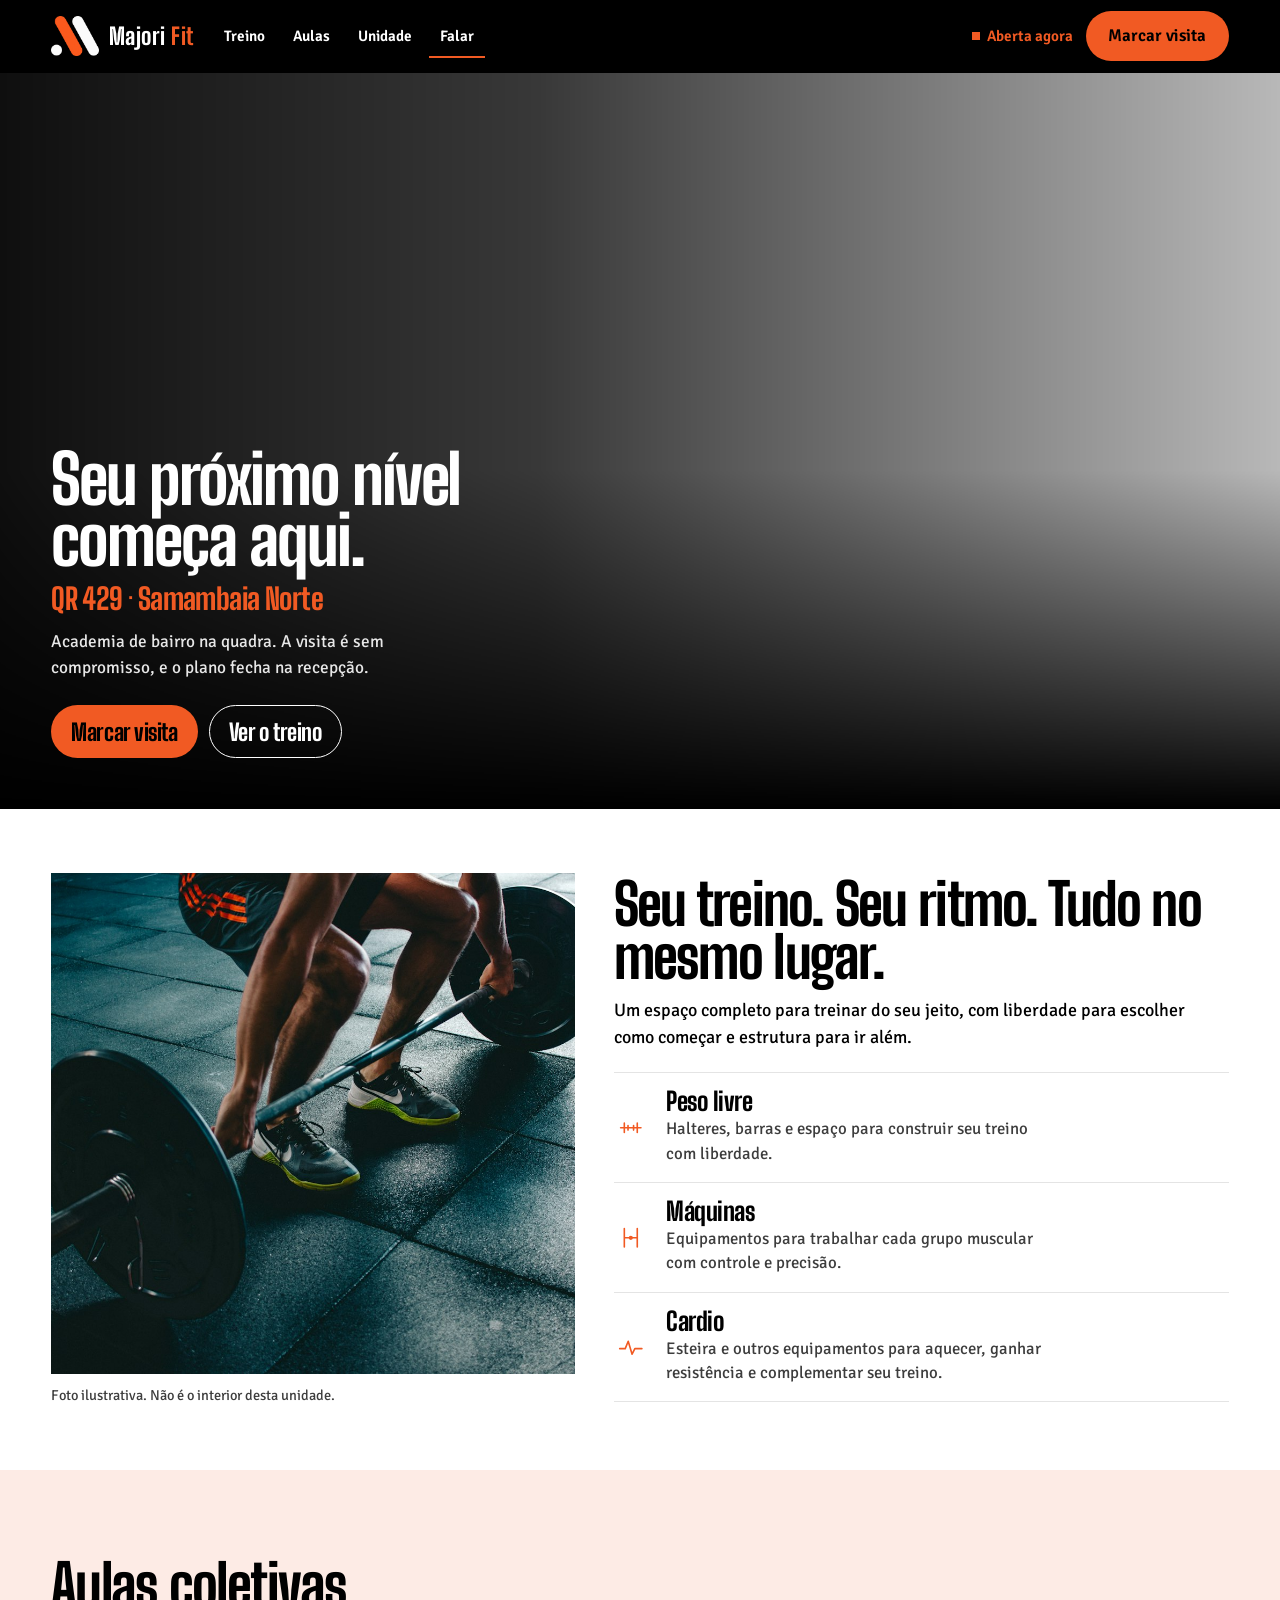
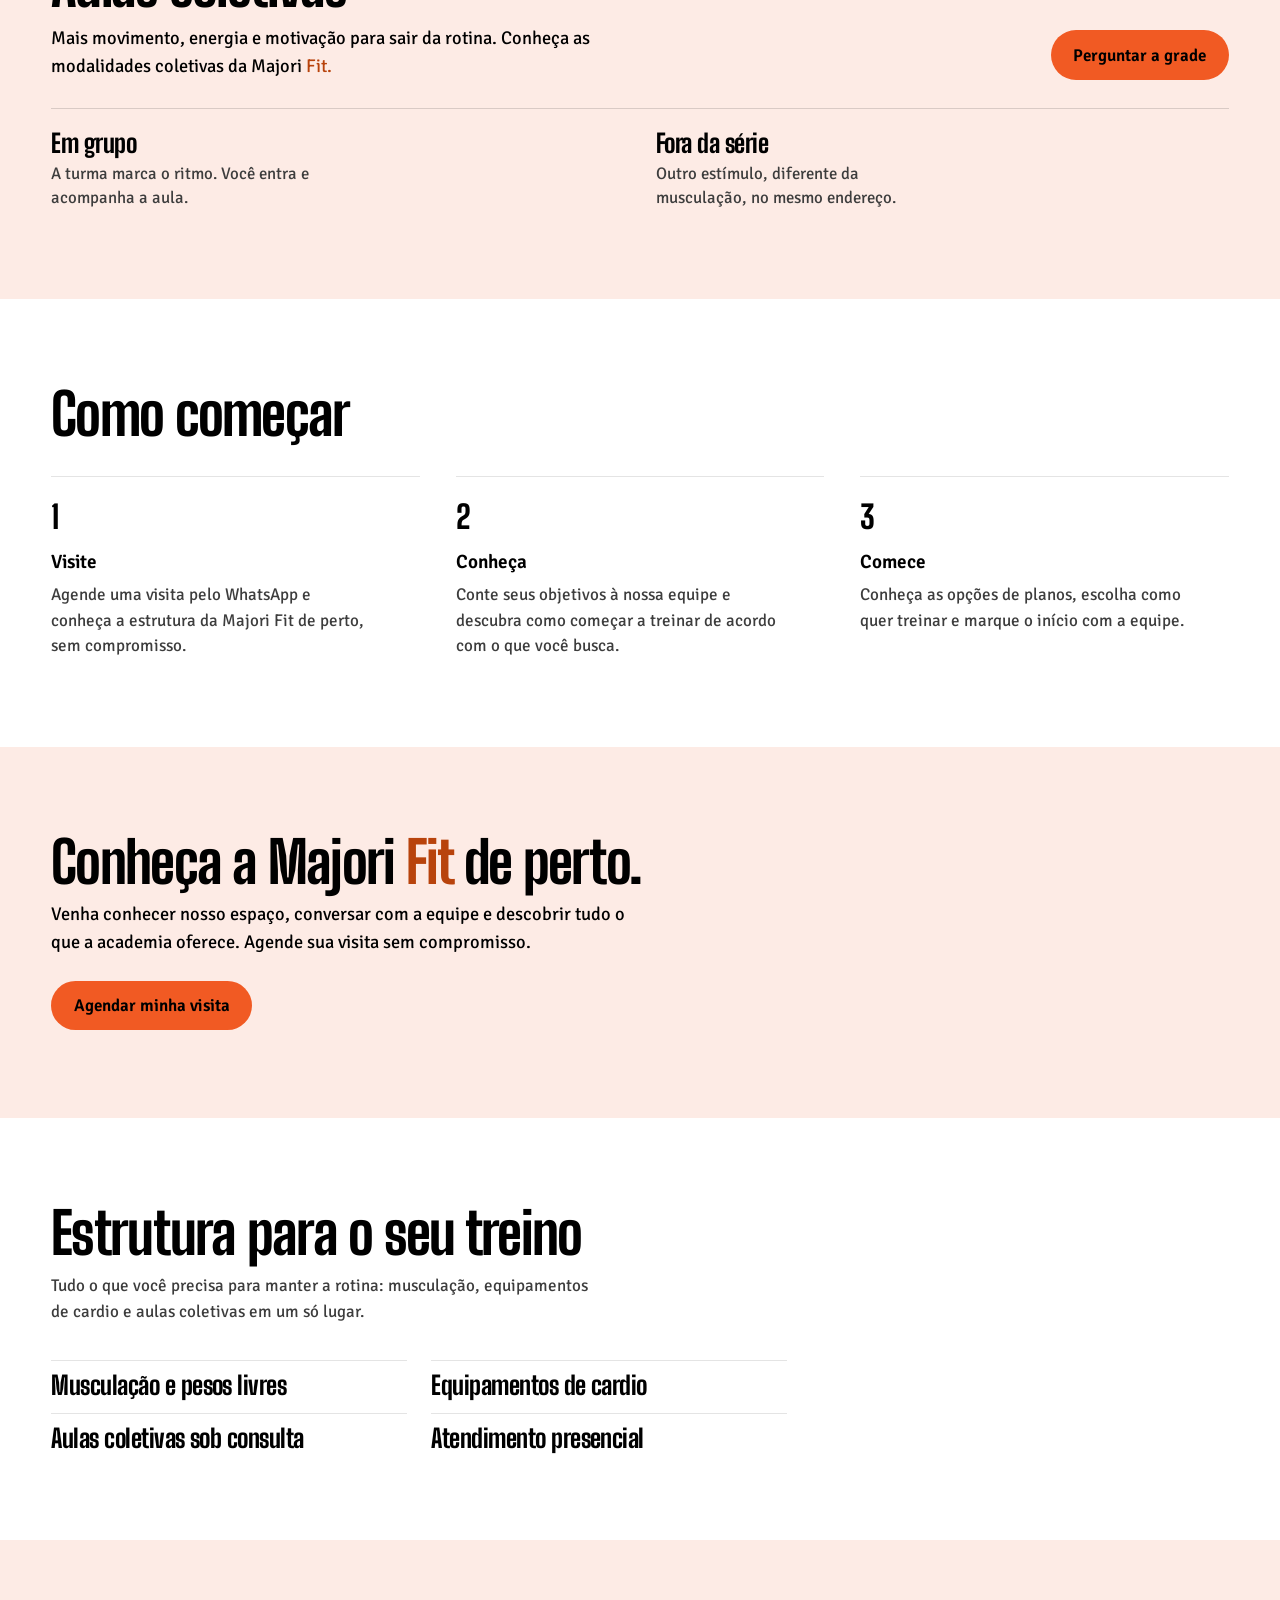
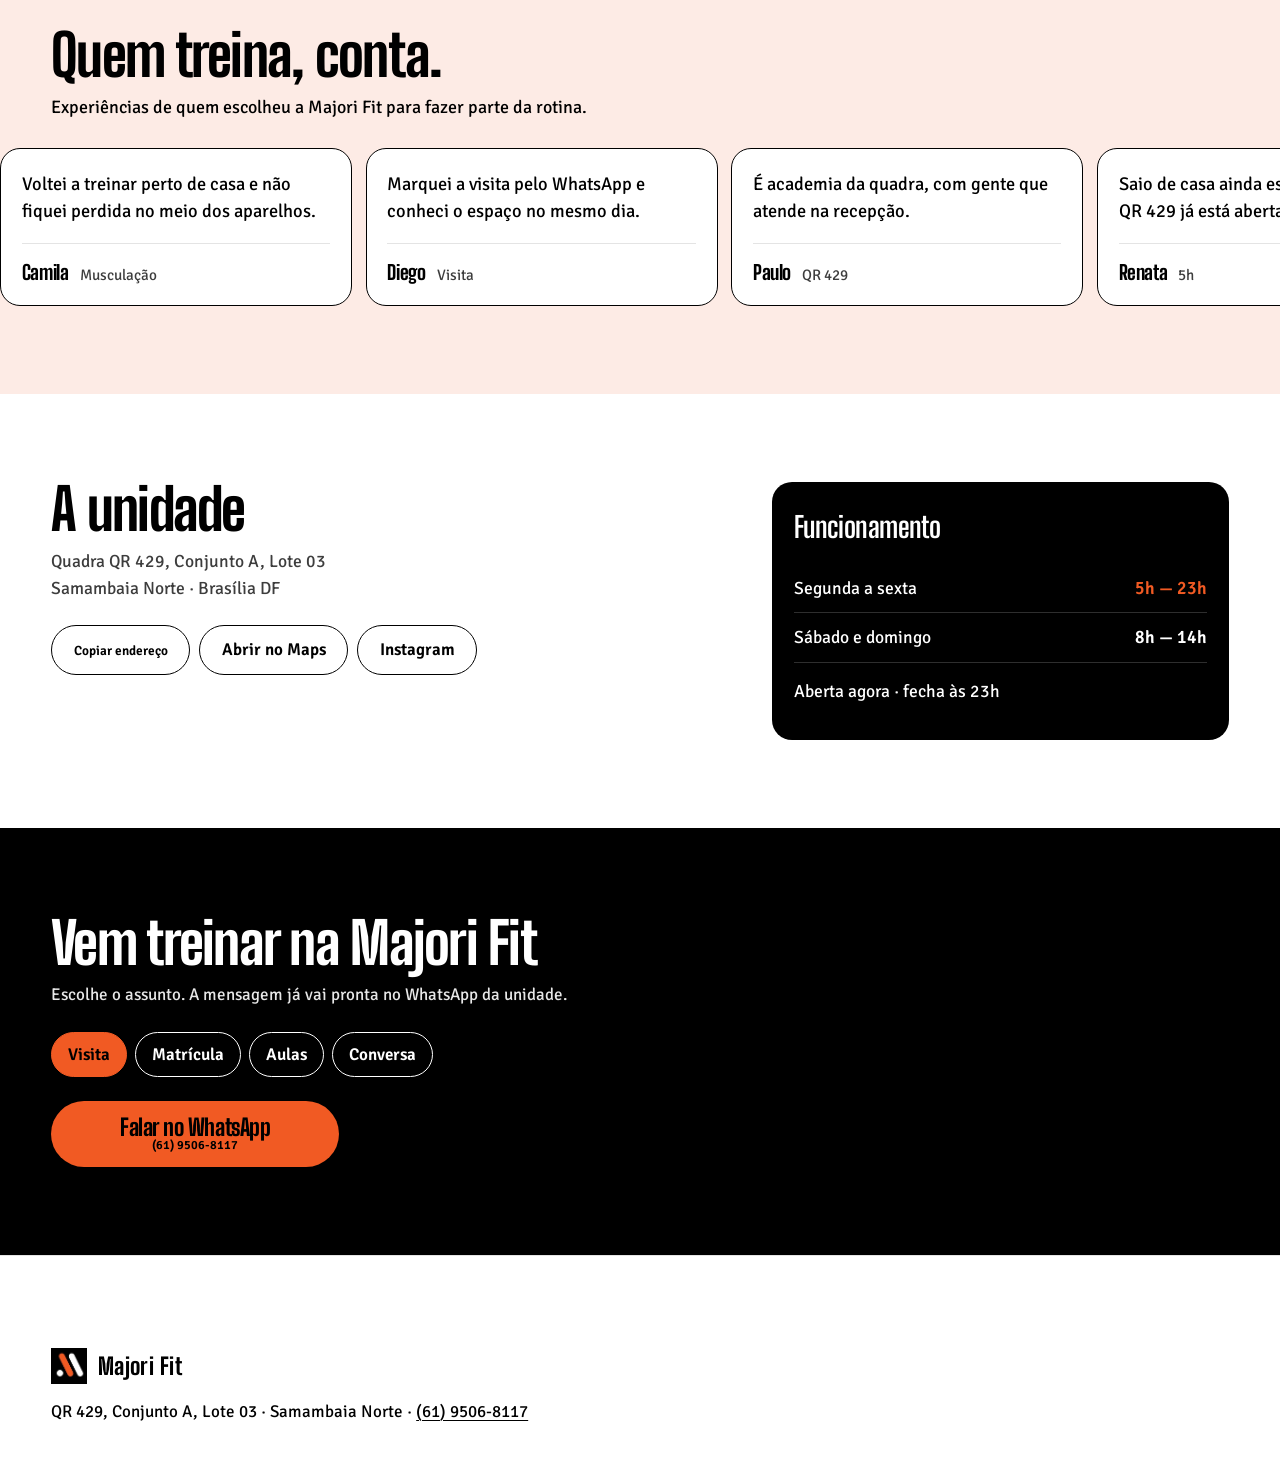
<file: index.html>
<!DOCTYPE html>
<html lang="pt-BR">
<head>
  <meta charset="utf-8">
  <meta name="viewport" content="width=device-width, initial-scale=1, viewport-fit=cover">
  <title>Majori Fit Samambaia — QR 429, a partir das 5h</title>
  <meta name="description" content="Majori Fit na QR 429, Conjunto A, Lote 03, Samambaia Norte. Segunda a sexta, 5h–23h. Sábado e domingo, 8h–14h. Visita pelo WhatsApp (61) 9506-8117.">
  <meta name="theme-color" content="#000000">
  <meta property="og:title" content="Majori Fit Samambaia">
  <meta property="og:description" content="QR 429, Samambaia Norte. Horário e visita no WhatsApp (61) 9506-8117.">
  <meta property="og:type" content="website">
  <meta property="og:locale" content="pt_BR">
  <meta property="og:image" content="assets/logo.png">
  <link rel="icon" href="assets/logo.png" type="image/png">
  <link rel="stylesheet" href="css/styles.css">
  <script type="application/ld+json">
  {
    "@context": "https://schema.org",
    "@type": "HealthClub",
    "name": "Majori Fit Samambaia",
    "image": "assets/logo.png",
    "url": "https://www.instagram.com/majorifitsamambaia/",
    "telephone": "+556195068117",
    "address": {
      "@type": "PostalAddress",
      "streetAddress": "Quadra QR 429, Conjunto A, Lote 03",
      "addressLocality": "Samambaia Norte",
      "addressRegion": "DF",
      "addressCountry": "BR"
    },
    "openingHoursSpecification": [
      {"@type": "OpeningHoursSpecification", "dayOfWeek": ["Monday","Tuesday","Wednesday","Thursday","Friday"], "opens": "05:00", "closes": "23:00"},
      {"@type": "OpeningHoursSpecification", "dayOfWeek": ["Saturday","Sunday"], "opens": "08:00", "closes": "14:00"}
    ]
  }
  </script>
</head>
<body>
  <a class="skip" href="#inicio">Pular para o conteúdo</a>
  <div class="toast" id="toast" role="status" aria-live="polite"></div>

  <header class="top">
    <a class="brand" href="#inicio">
      <span class="brand-mark">
        <img src="assets/mark.png" width="312" height="264" alt="">
      </span>
      <span>Majori <span class="brand-name">Fit</span></span>
    </a>
    <nav class="nav" id="nav">
      <a href="#treino">Treino</a>
      <a href="#aulas">Aulas</a>
      <a href="#unidade">Unidade</a>
      <a href="#falar">Falar</a>
      <a class="btn btn-solid nav-cta" id="waNav" href="https://wa.me/556195068117" target="_blank" rel="noopener">Falar no WhatsApp</a>
    </nav>
    <div class="top-end">
      <p class="live" id="livePill"><span class="dot" aria-hidden="true"></span><span data-live-label>Abre às 5h</span></p>
      <a class="btn btn-solid" id="waTop" href="https://wa.me/556195068117" target="_blank" rel="noopener">Marcar visita</a>
    </div>
    <button class="menu-btn" type="button" id="menuBtn" aria-expanded="false" aria-controls="nav" aria-label="Abrir menu">
      <span class="menu-icon" aria-hidden="true"><span></span><span></span><span></span></span>
    </button>
  </header>

  <main>
    <section class="hero" id="inicio">
      <picture>
        <source media="(max-width: 900px)" srcset="assets/photos/hero-m.jpg">
        <img class="hero-photo" src="assets/photos/hero.jpg" alt="Foto ilustrativa de treino com pesos. Não mostra o interior desta unidade." width="1600" height="1066" fetchpriority="high" decoding="async">
      </picture>
      <div class="hero-shade" aria-hidden="true"></div>
      <div class="hero-inner">
        <h1 class="slogan">Seu próximo nível começa aqui.</h1>
        <p class="hero-place">QR 429 · Samambaia Norte</p>
        <p class="lead">Academia de bairro na quadra. A visita é sem compromisso, e o plano fecha na recepção.</p>
        <div class="hero-actions">
          <a class="btn btn-solid btn-lg btn-pulse" id="waHero" href="https://wa.me/556195068117" target="_blank" rel="noopener">Marcar visita</a>
          <a class="btn btn-ghost btn-lg" href="#treino">Ver o treino</a>
        </div>
      </div>
    </section>

    <section class="split" id="treino">
      <figure>
        <img src="assets/photos/weights.jpg" alt="Agachamento com barra, foto ilustrativa. Não é o interior desta unidade." width="1200" height="800" decoding="async" loading="lazy">
        <figcaption>Foto ilustrativa. Não é o interior desta unidade.</figcaption>
      </figure>
      <div class="split-copy">
        <h2>Seu treino. Seu ritmo. Tudo no mesmo lugar.</h2>
        <p>Um espaço completo para treinar do seu jeito, com liberdade para escolher como começar e estrutura para ir além.</p>
        <dl class="modes">
          <div>
            <svg class="mode-icon" viewBox="0 0 32 32" aria-hidden="true">
              <path d="M5 16h22M9 11v10M13 13.5v5M19 13.5v5M23 11v10" fill="none" stroke="currentColor" stroke-width="1.75" stroke-linecap="round"/>
            </svg>
            <dt>Peso livre</dt>
            <dd>Halteres, barras e espaço para construir seu treino com liberdade.</dd>
          </div>
          <div>
            <svg class="mode-icon" viewBox="0 0 32 32" aria-hidden="true">
              <path d="M9 6v20M23 6v20M9 16h14" fill="none" stroke="currentColor" stroke-width="1.75" stroke-linecap="round"/>
              <circle cx="16" cy="16" r="2.25" fill="currentColor"/>
            </svg>
            <dt>Máquinas</dt>
            <dd>Equipamentos para trabalhar cada grupo muscular com controle e precisão.</dd>
          </div>
          <div>
            <svg class="mode-icon" viewBox="0 0 32 32" aria-hidden="true">
              <path d="M4 18h6l3.2-8 4.2 14 3-6H28" fill="none" stroke="currentColor" stroke-width="1.75" stroke-linecap="round" stroke-linejoin="round"/>
            </svg>
            <dt>Cardio</dt>
            <dd>Esteira e outros equipamentos para aquecer, ganhar resistência e complementar seu treino.</dd>
          </div>
        </dl>
      </div>
    </section>

    <section class="mods" id="aulas">
      <div class="mods-head">
        <h2>Aulas coletivas</h2>
        <p>Mais movimento, energia e motivação para sair da rotina. Conheça as modalidades coletivas da Majori <span class="brand-name">Fit.</span></p>
      </div>
      <a class="btn btn-solid btn-pulse" id="waAulas" href="https://wa.me/556195068117" target="_blank" rel="noopener">Perguntar a grade</a>
      <ul class="class-points">
        <li>
          <strong>Em grupo</strong>
          <span>A turma marca o ritmo. Você entra e acompanha a aula.</span>
        </li>
        <li>
          <strong>Fora da série</strong>
          <span>Outro estímulo, diferente da musculação, no mesmo endereço.</span>
        </li>
      </ul>
    </section>

    <section class="path">
      <h2>Como começar</h2>
      <ol>
        <li>
          <strong>Visite</strong>
          <p>Agende uma visita pelo WhatsApp e conheça a estrutura da Majori Fit de perto, sem compromisso.</p>
        </li>
        <li>
          <strong>Conheça</strong>
          <p>Conte seus objetivos à nossa equipe e descubra como começar a treinar de acordo com o que você busca.</p>
        </li>
        <li>
          <strong>Comece</strong>
          <p>Conheça as opções de planos, escolha como quer treinar e marque o início com a equipe.</p>
        </li>
      </ol>
    </section>

    <section class="band" id="equipe">
      <h2>Conheça a Majori <span class="brand-name">Fit</span> de perto.</h2>
      <p>Venha conhecer nosso espaço, conversar com a equipe e descobrir tudo o que a academia oferece. Agende sua visita sem compromisso.</p>
      <a class="btn btn-solid" id="waTeam" href="https://wa.me/556195068117" target="_blank" rel="noopener">Agendar minha visita</a>
    </section>

    <section class="amen" id="estrutura">
      <div class="amen-copy">
        <h2>Estrutura para o seu treino</h2>
        <p>Tudo o que você precisa para manter a rotina: musculação, equipamentos de cardio e aulas coletivas em um só lugar.</p>
      </div>
      <ul class="amen-list">
        <li>Musculação e pesos livres</li>
        <li>Equipamentos de cardio</li>
        <li>Aulas coletivas sob consulta</li>
        <li>Atendimento presencial</li>
      </ul>
    </section>

    <section class="voices" id="alunos">
      <div class="voices-head">
        <div>
          <h2>Quem treina, conta.</h2>
          <p>Experiências de quem escolheu a Majori Fit para fazer parte da rotina.</p>
        </div>
      </div>
      <div class="reel" id="reel">
        <div class="reel-track">
          <div class="reel-group">
            <figure>
              <blockquote>Voltei a treinar perto de casa e não fiquei perdida no meio dos aparelhos.</blockquote>
              <figcaption><span>Camila</span> Musculação</figcaption>
            </figure>
            <figure>
              <blockquote>Marquei a visita pelo WhatsApp e conheci o espaço no mesmo dia.</blockquote>
              <figcaption><span>Diego</span> Visita</figcaption>
            </figure>
            <figure>
              <blockquote>É academia da quadra, com gente que atende na recepção.</blockquote>
              <figcaption><span>Paulo</span> QR 429</figcaption>
            </figure>
            <figure>
              <blockquote>Saio de casa ainda escuro e a porta da QR 429 já está aberta.</blockquote>
              <figcaption><span>Renata</span> 5h</figcaption>
            </figure>
            <figure>
              <blockquote>Fechei a matrícula na recepção, depois de combinar a conversa.</blockquote>
              <figcaption><span>André</span> Matrícula</figcaption>
            </figure>
            <figure>
              <blockquote>Moro na Samambaia Norte e parei de atravessar a cidade pra treinar.</blockquote>
              <figcaption><span>Lúcia</span> Vizinha</figcaption>
            </figure>
          </div>
          <div class="reel-group" aria-hidden="true">
            <figure>
              <blockquote>Voltei a treinar perto de casa e não fiquei perdida no meio dos aparelhos.</blockquote>
              <figcaption><span>Camila</span> Musculação</figcaption>
            </figure>
            <figure>
              <blockquote>Marquei a visita pelo WhatsApp e conheci o espaço no mesmo dia.</blockquote>
              <figcaption><span>Diego</span> Visita</figcaption>
            </figure>
            <figure>
              <blockquote>É academia da quadra, com gente que atende na recepção.</blockquote>
              <figcaption><span>Paulo</span> QR 429</figcaption>
            </figure>
            <figure>
              <blockquote>Saio de casa ainda escuro e a porta da QR 429 já está aberta.</blockquote>
              <figcaption><span>Renata</span> 5h</figcaption>
            </figure>
            <figure>
              <blockquote>Fechei a matrícula na recepção, depois de combinar a conversa.</blockquote>
              <figcaption><span>André</span> Matrícula</figcaption>
            </figure>
            <figure>
              <blockquote>Moro na Samambaia Norte e parei de atravessar a cidade pra treinar.</blockquote>
              <figcaption><span>Lúcia</span> Vizinha</figcaption>
            </figure>
          </div>
        </div>
      </div>
    </section>

    <section class="unit" id="unidade">
      <div>
        <h2>A unidade</h2>
        <p>Quadra QR 429, Conjunto A, Lote 03<br>Samambaia Norte · Brasília DF</p>
        <div class="unit-actions">
          <button type="button" class="btn btn-ghost" id="copyAddr">Copiar endereço</button>
          <a class="btn btn-ghost" href="https://www.google.com/maps/search/?api=1&amp;query=QR+429+Conjunto+A+Lote+03+Samambaia+Norte+Bras%C3%ADlia" target="_blank" rel="noopener">Abrir no Maps</a>
          <a class="btn btn-ghost" href="https://www.instagram.com/majorifitsamambaia/" target="_blank" rel="noopener">Instagram</a>
        </div>
      </div>
      <aside class="hours" aria-labelledby="hoursTitle">
        <h3 id="hoursTitle">Funcionamento</h3>
        <p data-slot="weekday"><span>Segunda a sexta</span> <strong>5h — 23h</strong></p>
        <p data-slot="weekend"><span>Sábado e domingo</span> <strong>8h — 14h</strong></p>
        <p class="hours-live" id="hoursLive">Confira se a porta está aberta agora.</p>
      </aside>
    </section>

    <section class="cta" id="falar">
      <h2>Vem treinar na Majori Fit</h2>
      <p>Escolhe o assunto. A mensagem já vai pronta no WhatsApp da unidade.</p>
      <div class="chips" role="group" aria-label="Assunto da mensagem">
        <button type="button" class="chip is-on" data-intent="marcar uma visita para conhecer a academia" aria-pressed="true">Visita</button>
        <button type="button" class="chip" data-intent="começar a treinar e falar de matrícula" aria-pressed="false">Matrícula</button>
        <button type="button" class="chip" data-intent="saber quais aulas coletivas rodam nesta unidade" aria-pressed="false">Aulas</button>
        <button type="button" class="chip" data-intent="pedir uma conversa sobre o treino inicial" aria-pressed="false">Conversa</button>
      </div>
      <a class="btn btn-solid btn-lg" id="waCta" href="https://wa.me/556195068117" target="_blank" rel="noopener">
        Falar no WhatsApp
        <small>(61) 9506-8117</small>
      </a>
    </section>
  </main>

  <footer class="foot">
    <a class="brand" href="#inicio">
      <img src="assets/logo.png" width="36" height="36" alt="">
      <span>Majori Fit</span>
    </a>
    <p>QR 429, Conjunto A, Lote 03 · Samambaia Norte · <a href="https://wa.me/556195068117" target="_blank" rel="noopener">(61) 9506-8117</a></p>
  </footer>

  <a class="dock" id="dock" href="https://wa.me/556195068117" target="_blank" rel="noopener">
    <small data-live-label>Abre às 5h</small>
    <span>WhatsApp</span>
  </a>

  <script src="js/main.js"></script>
</body>
</html>
</file>
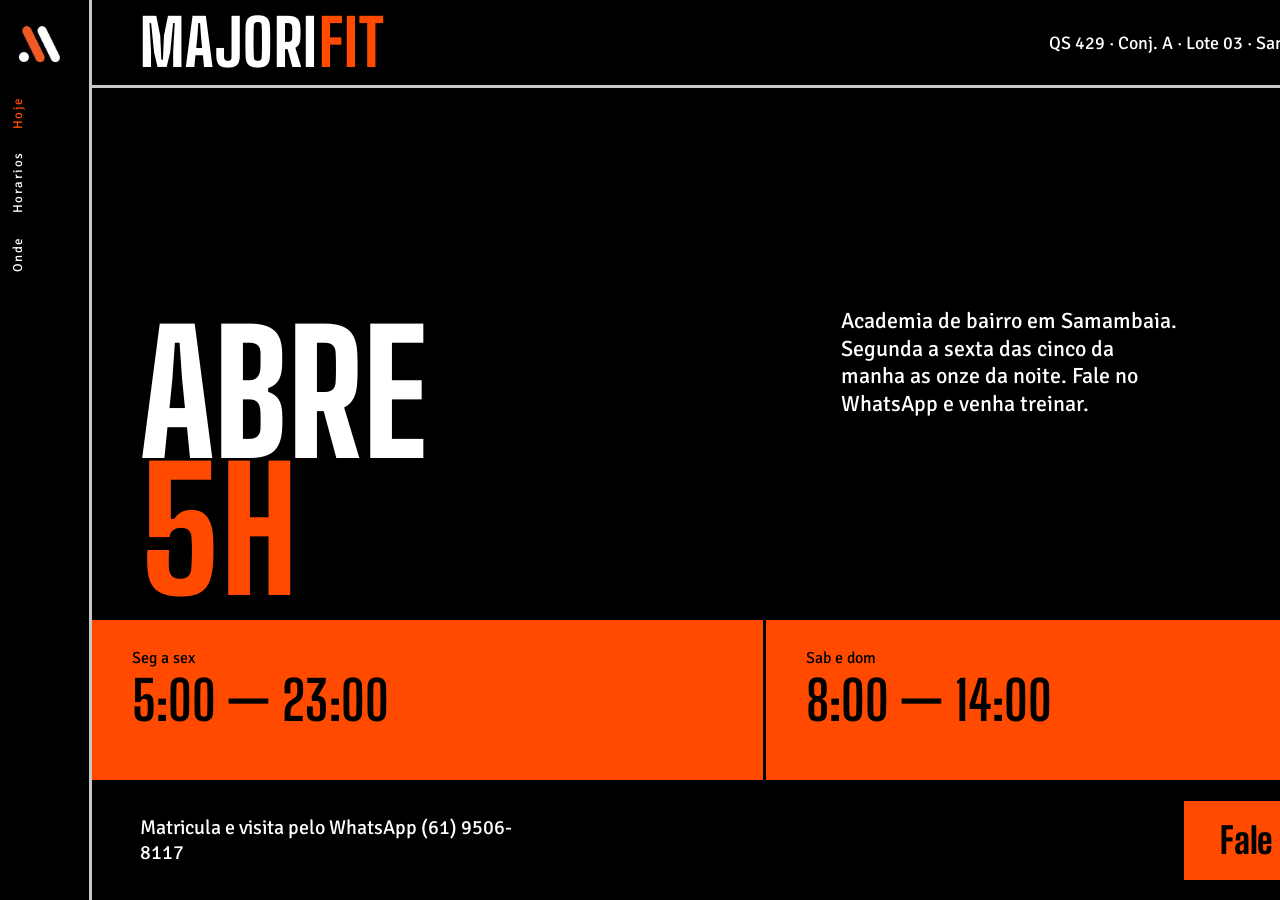
<file: .impeccable/mocks/decision/assigned.html>
<!DOCTYPE html>
<html lang="pt-BR">
<head>
<meta charset="utf-8">
<title>Majori Fit — Totem</title>
<link href="https://fonts.googleapis.com/css2?family=Big+Shoulders+Display:wght@700;800&family=Signika:wght@400;600&display=swap" rel="stylesheet">
<style>
  *{box-sizing:border-box;margin:0;padding:0}
  html,body{width:1440px;height:900px;overflow:hidden;background:#000;color:#fff;font-family:Signika,sans-serif}
  body{display:grid;grid-template-columns:92px 1fr;height:900px}
  nav{background:#000;border-right:3px solid #C8C8C8;display:flex;flex-direction:column;padding:18px 10px;gap:22px}
  nav img{width:56px;height:56px}
  nav a{color:#fff;text-decoration:none;writing-mode:vertical-rl;transform:rotate(180deg);font-size:13px;letter-spacing:.12em}
  nav a.on{color:#FF4A00}
  main{display:grid;grid-template-rows:88px 1fr 160px 120px;height:900px}
  .p{border-bottom:3px solid #C8C8C8;padding:0 48px;display:flex;align-items:center;justify-content:space-between}
  .brand{font-family:"Big Shoulders Display",sans-serif;font-size:64px;font-weight:800;letter-spacing:.02em}
  .brand span{color:#FF4A00}
  .loc{font-size:18px}
  .hero{padding:36px 48px 20px;display:grid;grid-template-columns:1.1fr .9fr;gap:28px;align-items:end}
  h1{font-family:"Big Shoulders Display",sans-serif;font-size:168px;line-height:.82;font-weight:800}
  h1 b{color:#FF4A00;font-weight:800}
  .copy{font-size:22px;max-width:28ch;line-height:1.25;align-self:center}
  .hours{display:grid;grid-template-columns:1fr 1fr;background:#FF4A00;color:#000}
  .hours div{padding:28px 40px;border-right:3px solid #000}
  .hours strong{display:block;font-family:"Big Shoulders Display",sans-serif;font-size:54px}
  .cta{display:flex;align-items:center;justify-content:space-between;padding:0 48px;background:#000}
  .cta p{font-size:20px;max-width:36ch}
  .cta a{background:#FF4A00;color:#000;text-decoration:none;font-family:"Big Shoulders Display",sans-serif;font-size:36px;padding:18px 36px;font-weight:800}
</style>
</head>
<body>
<nav>
  <img src="../../../assets/logo.png" alt="Majori Fit">
  <a class="on" href="#hoje">Hoje</a>
  <a href="#horarios">Horarios</a>
  <a href="#onde">Onde</a>
</nav>
<main>
  <div class="p"><div class="brand">MAJORI<span>FIT</span></div><div class="loc">QS 429 · Conj. A · Lote 03 · Samambaia Norte</div></div>
  <div class="hero">
    <h1>ABRE<br><b>5H</b></h1>
    <p class="copy">Academia de bairro em Samambaia. Segunda a sexta das cinco da manha as onze da noite. Fale no WhatsApp e venha treinar.</p>
  </div>
  <div class="hours">
    <div>Seg a sex<strong>5:00 — 23:00</strong></div>
    <div>Sab e dom<strong>8:00 — 14:00</strong></div>
  </div>
  <div class="cta">
    <p>Matricula e visita pelo WhatsApp (61) 9506-8117</p>
    <a href="https://wa.me/556195068117">Fale agora</a>
  </div>
</main>
</body>
</html>
</file>
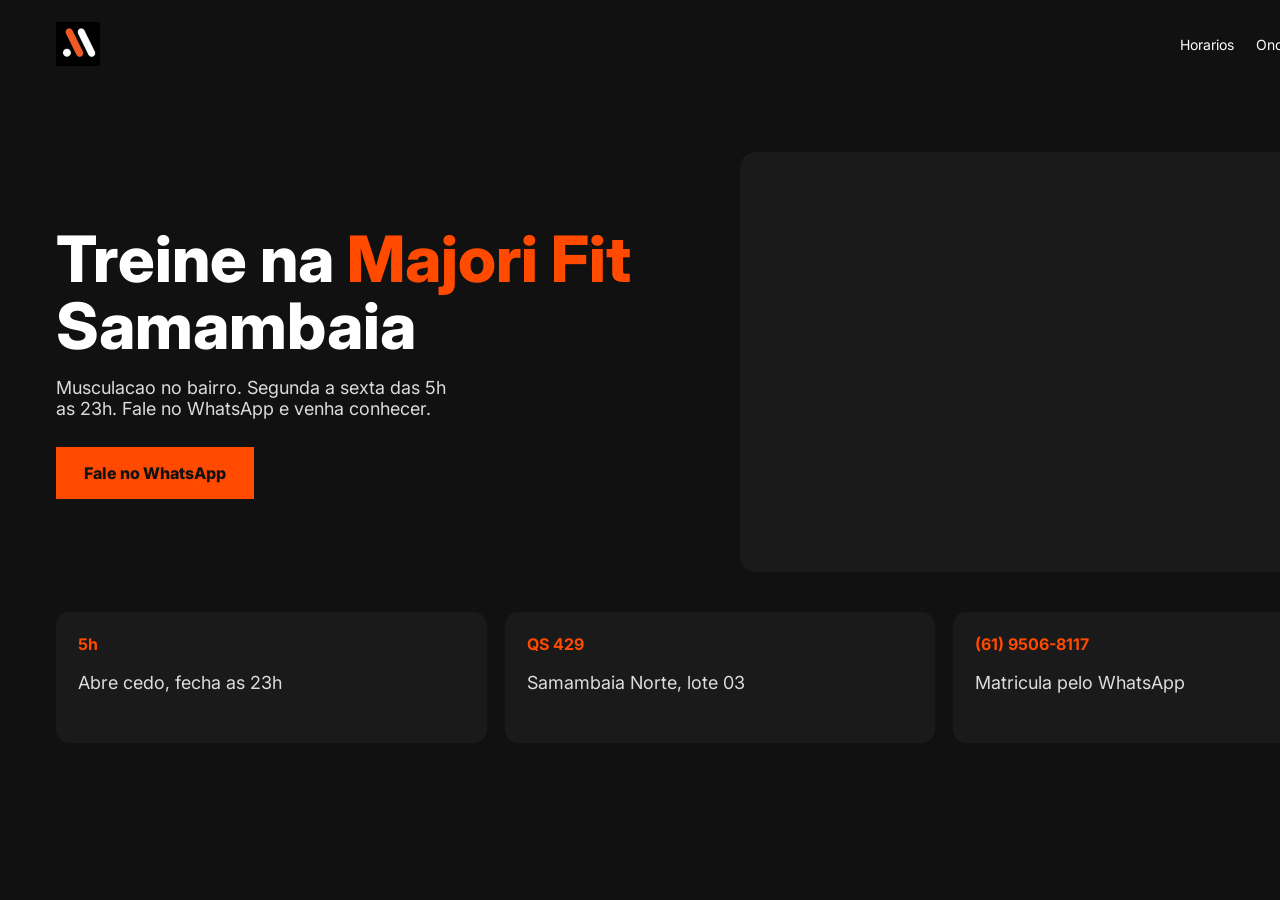
<file: .impeccable/mocks/decision/canon.html>
<!DOCTYPE html>
<html lang="pt-BR">
<head>
<meta charset="utf-8">
<title>Majori Fit — Canon</title>
<link href="https://fonts.googleapis.com/css2?family=Inter:wght@400;600;800&display=swap" rel="stylesheet">
<style>
  *{box-sizing:border-box;margin:0;padding:0}
  html,body{width:1440px;height:900px;overflow:hidden;background:#111;color:#fff;font-family:Inter,sans-serif}
  header{display:flex;justify-content:space-between;align-items:center;padding:22px 56px}
  header img{width:44px}
  header a{color:#fff;text-decoration:none;margin-left:22px;font-size:14px}
  .hero{padding:64px 56px 0;display:grid;grid-template-columns:1fr 1fr;gap:40px;align-items:center}
  h1{font-size:64px;line-height:1.05;font-weight:800}
  h1 span{color:#FF4A00}
  p{font-size:18px;max-width:36ch;margin:18px 0 28px;opacity:.85}
  .btn{display:inline-block;background:#FF4A00;color:#111;text-decoration:none;font-weight:800;padding:16px 28px}
  .photo{height:420px;background:#1A1A1A;border-radius:16px}
  .cards{display:grid;grid-template-columns:1fr 1fr 1fr;gap:18px;padding:40px 56px}
  .cards div{background:#1A1A1A;border-radius:14px;padding:22px}
  .cards b{color:#FF4A00}
</style>
</head>
<body>
<header>
  <img src="../../../assets/logo.png" alt="Majori Fit">
  <div><a href="#horarios">Horarios</a><a href="#onde">Onde</a><a href="https://wa.me/556195068117">WhatsApp</a></div>
</header>
<div class="hero">
  <div>
    <h1>Treine na <span>Majori Fit</span> Samambaia</h1>
    <p>Musculacao no bairro. Segunda a sexta das 5h as 23h. Fale no WhatsApp e venha conhecer.</p>
    <a class="btn" href="https://wa.me/556195068117">Fale no WhatsApp</a>
  </div>
  <div class="photo"></div>
</div>
<div class="cards">
  <div><b>5h</b><p>Abre cedo, fecha as 23h</p></div>
  <div><b>QS 429</b><p>Samambaia Norte, lote 03</p></div>
  <div><b>(61) 9506-8117</b><p>Matricula pelo WhatsApp</p></div>
</div>
</body>
</html>
</file>
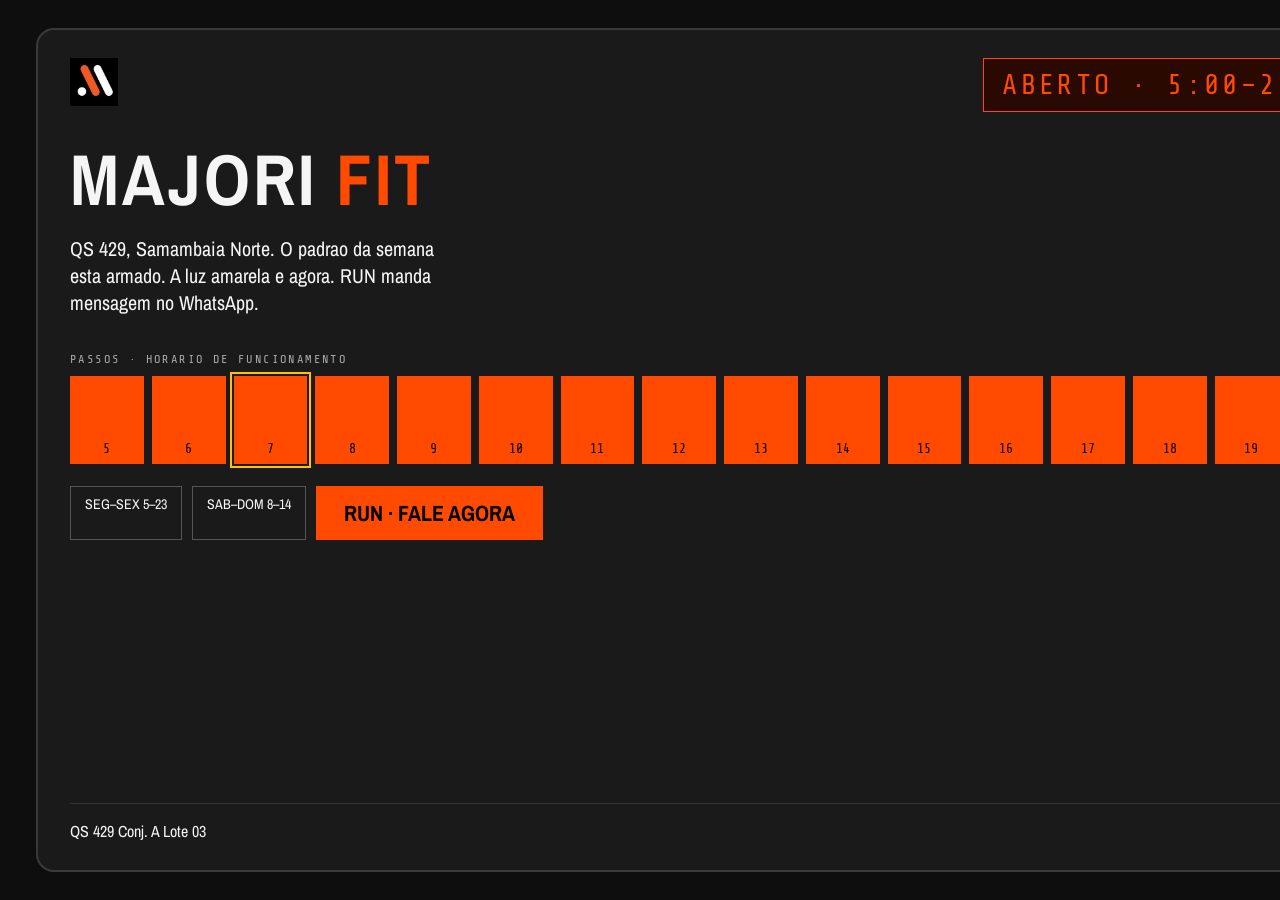
<file: .impeccable/mocks/decision/challenger-drum.html>
<!DOCTYPE html>
<html lang="pt-BR">
<head>
<meta charset="utf-8">
<title>Majori Fit — Ritmo</title>
<link href="https://fonts.googleapis.com/css2?family=Share+Tech+Mono&family=Archivo+Narrow:wght@600;700&display=swap" rel="stylesheet">
<style>
  *{box-sizing:border-box;margin:0;padding:0}
  html,body{width:1440px;height:900px;overflow:hidden;background:#0E0E0E;color:#F5F5F5;font-family:"Archivo Narrow",sans-serif}
  body{padding:28px 36px}
  .deck{height:844px;background:#1A1A1A;border:2px solid #3A3A3A;border-radius:18px;padding:28px 32px;display:flex;flex-direction:column}
  .head{display:flex;justify-content:space-between;align-items:flex-start}
  .head img{width:48px}
  .readout{font-family:"Share Tech Mono",monospace;background:#2A0A00;color:#FF4A00;padding:10px 18px;font-size:28px;letter-spacing:.12em;border:1px solid #FF4A00}
  h1{font-size:72px;margin-top:18px;letter-spacing:.04em}
  h1 span{color:#FF4A00}
  p.sub{font-size:20px;max-width:42ch;margin-top:8px}
  .label{font-family:"Share Tech Mono",monospace;font-size:12px;letter-spacing:.2em;margin:36px 0 10px;color:#AAA}
  .steps{display:grid;grid-template-columns:repeat(16,1fr);gap:8px}
  .k{height:88px;background:#2A2A2A;border:none;color:#fff;font-family:"Share Tech Mono",monospace;font-size:13px;display:flex;align-items:flex-end;justify-content:center;padding-bottom:8px}
  .k.on{background:#FF4A00;color:#000}
  .k.now{outline:2px solid #FFC107;outline-offset:2px}
  .banks{display:flex;gap:10px;margin-top:22px}
  .banks span{border:1px solid #555;padding:8px 14px;font-size:14px}
  .banks .go{background:#FF4A00;color:#000;border-color:#FF4A00;text-decoration:none;padding:12px 28px;font-size:22px;font-weight:700}
  .foot{margin-top:auto;display:flex;justify-content:space-between;font-size:16px;border-top:1px solid #333;padding-top:16px}
</style>
</head>
<body>
<div class="deck">
  <div class="head">
    <img src="../../../assets/logo.png" alt="Majori Fit">
    <div class="readout">ABERTO · 5:00–23:00</div>
  </div>
  <h1>MAJORI <span>FIT</span></h1>
  <p class="sub">QS 429, Samambaia Norte. O padrao da semana esta armado. A luz amarela e agora. RUN manda mensagem no WhatsApp.</p>
  <div class="label">PASSOS · HORARIO DE FUNCIONAMENTO</div>
  <div class="steps">
    <div class="k on">5</div><div class="k on">6</div><div class="k on now">7</div><div class="k on">8</div>
    <div class="k on">9</div><div class="k on">10</div><div class="k on">11</div><div class="k on">12</div>
    <div class="k on">13</div><div class="k on">14</div><div class="k on">15</div><div class="k on">16</div>
    <div class="k on">17</div><div class="k on">18</div><div class="k on">19</div><div class="k on">20</div>
  </div>
  <div class="banks">
    <span>SEG–SEX 5–23</span><span>SAB–DOM 8–14</span>
    <a class="go" href="https://wa.me/556195068117">RUN · FALE AGORA</a>
  </div>
  <div class="foot"><span>QS 429 Conj. A Lote 03</span><span>(61) 9506-8117</span></div>
</div>
</body>
</html>
</file>
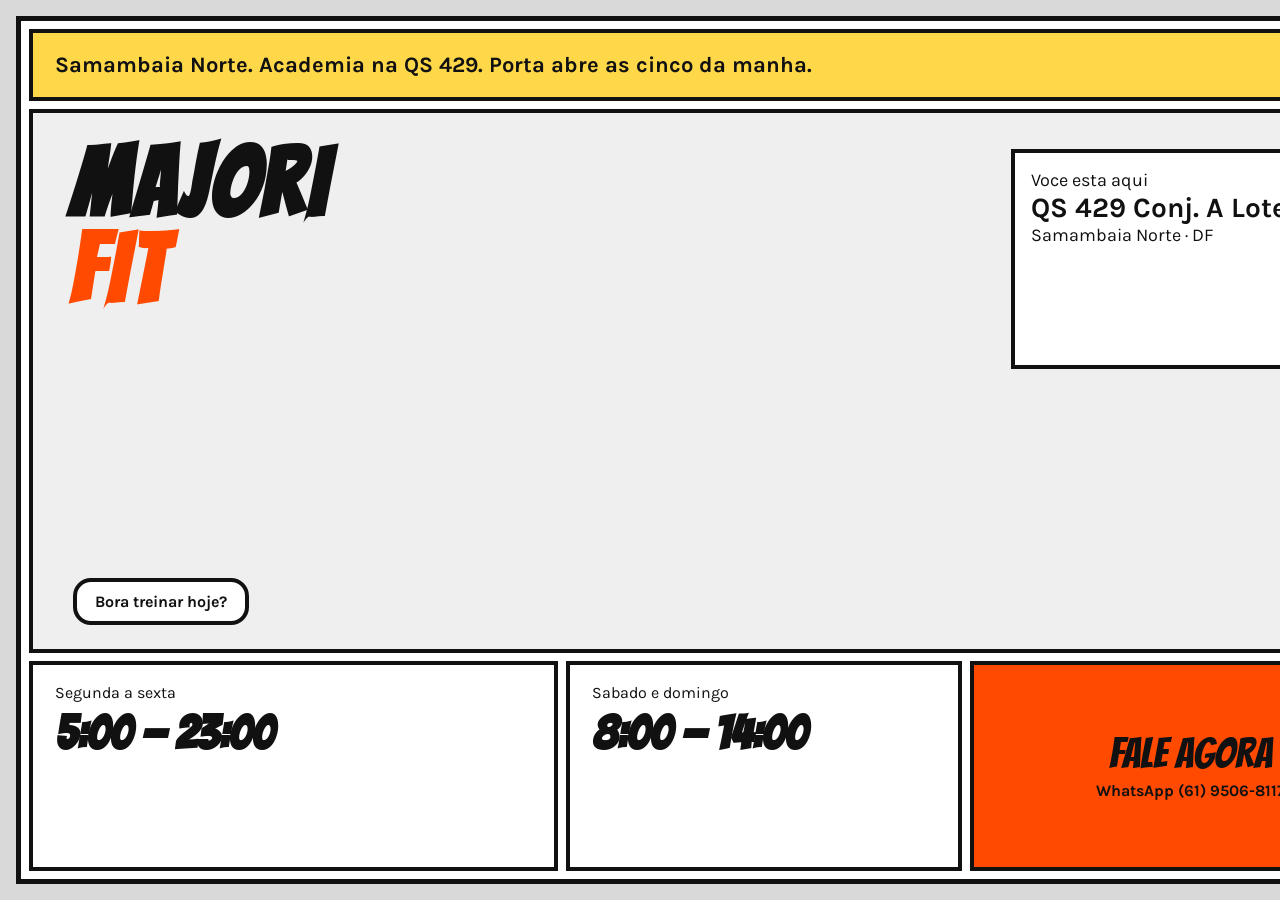
<file: .impeccable/mocks/decision/challenger-ligne.html>
<!DOCTYPE html>
<html lang="pt-BR">
<head>
<meta charset="utf-8">
<title>Majori Fit — Album</title>
<link href="https://fonts.googleapis.com/css2?family=Bangers&family=Karla:wght@500;700&display=swap" rel="stylesheet">
<style>
  *{box-sizing:border-box;margin:0;padding:0}
  html,body{width:1440px;height:900px;overflow:hidden;background:#D9D9D9;color:#111}
  body{padding:16px;font-family:Karla,sans-serif}
  .page{width:1408px;height:868px;background:#fff;border:5px solid #111;display:grid;grid-template-rows:72px 1fr 210px;gap:8px;padding:8px}
  .cap{background:#FFD84A;border:4px solid #111;display:flex;align-items:center;padding:0 22px;font-size:22px;font-weight:700}
  .wide{border:4px solid #111;background:#EFEFEF;position:relative;padding:28px 36px}
  .wide h1{font-family:Bangers,cursive;font-size:96px;letter-spacing:.04em;line-height:.9}
  .wide h1 span{color:#FF4A00}
  .wide .map{position:absolute;right:36px;top:36px;width:360px;height:220px;border:4px solid #111;background:#fff;padding:16px;font-size:18px}
  .wide .map b{display:block;font-size:28px}
  .row{display:grid;grid-template-columns:1.2fr .9fr 1fr;gap:8px}
  .cell{border:4px solid #111;padding:18px 22px}
  .cell strong{display:block;font-family:Bangers,cursive;font-size:48px;margin-top:6px}
  .hot{background:#FF4A00;color:#111;display:flex;flex-direction:column;justify-content:center;text-decoration:none}
  .hot{font-family:Bangers,cursive;font-size:42px;text-align:center;line-height:1}
  .hot small{font-family:Karla,sans-serif;font-size:16px;display:block;margin-top:8px;font-weight:700}
  .balloon{position:absolute;left:40px;bottom:24px;background:#fff;border:4px solid #111;border-radius:18px;padding:10px 18px;font-weight:700}
</style>
</head>
<body>
<div class="page">
  <div class="cap">Samambaia Norte. Academia na QS 429. Porta abre as cinco da manha.</div>
  <div class="wide">
    <h1>MAJORI<br><span>FIT</span></h1>
    <div class="balloon">Bora treinar hoje?</div>
    <div class="map">Voce esta aqui<b>QS 429 Conj. A Lote 03</b>Samambaia Norte · DF</div>
  </div>
  <div class="row">
    <div class="cell">Segunda a sexta<strong>5:00 — 23:00</strong></div>
    <div class="cell">Sabado e domingo<strong>8:00 — 14:00</strong></div>
    <a class="hot cell" href="https://wa.me/556195068117">FALE AGORA<small>WhatsApp (61) 9506-8117</small></a>
  </div>
</div>
</body>
</html>
</file>
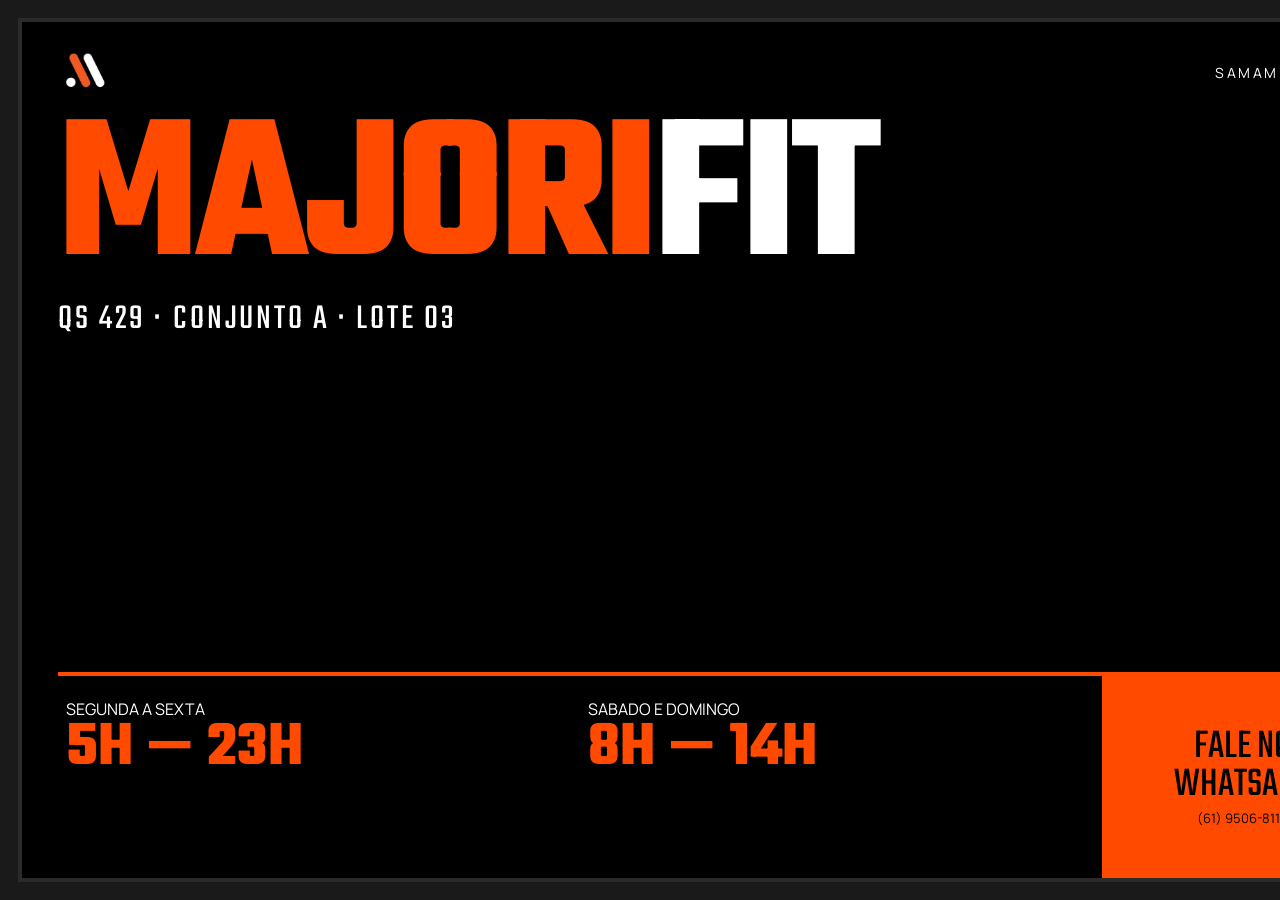
<file: .impeccable/mocks/decision/model-pick.html>
<!DOCTYPE html>
<html lang="pt-BR">
<head>
<meta charset="utf-8">
<title>Majori Fit — Letreiro</title>
<link href="https://fonts.googleapis.com/css2?family=Teko:wght@500;600;700&family=Manrope:wght@400;600&display=swap" rel="stylesheet">
<style>
  *{box-sizing:border-box;margin:0;padding:0}
  html,body{width:1440px;height:900px;overflow:hidden;background:#0A0A0A;color:#fff;font-family:Manrope,sans-serif}
  body{background:#000;display:flex;flex-direction:column;height:900px}
  .acm{flex:1;background:#000;padding:28px 40px 0;display:flex;flex-direction:column;border:18px solid #1A1A1A;outline:4px solid #2B2B2B;outline-offset:-22px}
  .top{display:flex;justify-content:space-between;align-items:center}
  .top img{width:52px}
  .top span{font-size:14px;letter-spacing:.18em}
  h1{font-family:Teko,sans-serif;font-size:210px;line-height:.78;letter-spacing:-.02em;margin-top:24px;color:#FF4A00}
  h1 i{font-style:normal;color:#fff}
  .addr{font-family:Teko,sans-serif;font-size:36px;letter-spacing:.08em;margin-top:8px}
  .row{margin-top:auto;display:grid;grid-template-columns:1fr 1fr 280px;min-height:210px}
  .row div{border-top:4px solid #FF4A00;padding:22px 8px 18px}
  .row b{display:block;font-family:Teko,sans-serif;font-size:64px;line-height:.9;color:#FF4A00}
  .bell{background:#FF4A00;color:#000;display:flex;flex-direction:column;justify-content:center;align-items:center;text-decoration:none;border-top:none;margin-top:0}
  .bell{border-top:0;background:#FF4A00}
  a.bell{font-family:Teko,sans-serif;font-size:42px;line-height:.9;text-align:center;padding:28px}
  a.bell small{display:block;font-family:Manrope,sans-serif;font-size:13px;margin-top:8px}
</style>
</head>
<body>
  <div class="acm">
    <div class="top"><img src="../../../assets/logo.png" alt=""><span>SAMAMBAIA NORTE</span></div>
    <h1>MAJORI<i>FIT</i></h1>
    <p class="addr">QS 429 · CONJUNTO A · LOTE 03</p>
    <div class="row">
      <div>SEGUNDA A SEXTA<b>5H — 23H</b></div>
      <div>SABADO E DOMINGO<b>8H — 14H</b></div>
      <a class="bell" href="https://wa.me/556195068117">FALE NO WHATSAPP<small>(61) 9506-8117</small></a>
    </div>
  </div>
</body>
</html>
</file>
<file: css/styles.css>
@font-face {
  font-family: "Big Shoulders Display";
  src: url("../fonts/BigShouldersDisplay.woff2") format("woff2");
  font-weight: 700 800;
  font-style: normal;
  font-display: swap;
}

@font-face {
  font-family: "Signika";
  src: url("../fonts/Signika.woff2") format("woff2");
  font-weight: 400 600;
  font-style: normal;
  font-display: swap;
}

:root {
  --ink: #000;
  --paper: #fff;
  --ember: #f15a23;
  --ember-hot: #ff7342;
  --wash: #fdebe5;
  --line: #e4e4e4;
  --soft: #3d3d3d;
  --mist: #e7e7e7;
  --radius: 999px;
  --ease: cubic-bezier(0.23, 1, 0.32, 1);
  --display: "Big Shoulders Display", "Arial Narrow", sans-serif;
  --text: "Signika", "Segoe UI", sans-serif;
  --pad: clamp(1.25rem, 4vw, 4.5rem);
  --space-2: 0.5rem;
  --space-3: 0.75rem;
  --space-4: 1rem;
  --space-5: 1.5rem;
  --space-6: 2.25rem;
  --space-7: clamp(3.2rem, 8vw, 5.5rem);
}

*,
*::before,
*::after {
  box-sizing: border-box;
  margin: 0;
  padding: 0;
}

html {
  scroll-behavior: smooth;
  color-scheme: light;
  scroll-padding-top: 5.2rem;
}

body {
  background: var(--paper);
  color: var(--ink);
  font-family: var(--text);
  font-size: 1.0625rem;
  line-height: 1.5;
  overflow-x: hidden;
  padding-left: env(safe-area-inset-left);
  padding-right: env(safe-area-inset-right);
}

img {
  max-width: 100%;
  display: block;
}

h1,
h2,
h3,
.slogan {
  text-wrap: balance;
}

p,
dd,
blockquote,
figcaption {
  text-wrap: pretty;
}

::selection {
  background: var(--ember);
  color: var(--ink);
}

:focus-visible {
  outline: 2px solid var(--ember);
  outline-offset: 3px;
}

.btn-solid:focus-visible,
.chip.is-on:focus-visible {
  outline-color: var(--ink);
}

.top .btn-solid:focus-visible,
.hero .btn-solid:focus-visible,
.cta .btn-solid:focus-visible {
  outline-color: var(--paper);
}

::-webkit-scrollbar { width: 10px; }
::-webkit-scrollbar-track { background: var(--paper); }
::-webkit-scrollbar-thumb { background: var(--ink); border-radius: var(--radius); }

.skip {
  position: absolute;
  left: 1rem;
  top: -3rem;
  z-index: 40;
  background: var(--ember);
  color: var(--ink);
  border-radius: var(--radius);
  padding: 0.6rem 1rem;
  font-weight: 600;
  text-decoration: none;
}

.skip:focus { top: 1rem; }

.top {
  position: sticky;
  top: 0;
  z-index: 20;
  display: flex;
  align-items: center;
  gap: 1.2rem;
  padding: 0.7rem var(--pad);
  padding-top: max(0.7rem, env(safe-area-inset-top));
  background: var(--ink);
  color: var(--paper);
  border-bottom: 1px solid var(--ink);
}

.brand {
  display: flex;
  align-items: center;
  gap: 0.65rem;
  min-height: 44px;
  color: inherit;
  text-decoration: none;
  font-family: var(--display);
  font-size: 1.45rem;
  font-weight: 800;
  letter-spacing: 0.02em;
  transition: color 160ms var(--ease);
}

.brand-mark {
  position: relative;
  flex: none;
  width: 2.96rem;
  height: 2.5rem;
  overflow: hidden;
}

.brand-mark img {
  position: absolute;
  inset: 0;
  width: 100%;
  height: 100%;
  max-width: none;
  object-fit: contain;
}

.nav {
  display: flex;
  gap: 0.35rem;
}

.top-end {
  display: flex;
  align-items: center;
  gap: 0.8rem;
  margin-left: auto;
}

.nav a {
  display: inline-flex;
  align-items: center;
  min-height: 44px;
  padding: 0 0.7rem;
  color: inherit;
  text-decoration: none;
  font-weight: 600;
  font-size: 0.95rem;
  border-radius: var(--radius);
  transition: color 160ms var(--ease), box-shadow 160ms var(--ease);
}

.nav a:not(.nav-cta) { border-radius: 0; }

.nav a[aria-current="true"] {
  box-shadow: inset 0 -2px 0 var(--ember);
}

.live {
  display: flex;
  align-items: center;
  gap: 0.45rem;
  min-height: 44px;
  font-size: 0.95rem;
  font-weight: 600;
  color: inherit;
  white-space: nowrap;
}

.dot {
  width: 0.5rem;
  height: 0.5rem;
  background: currentColor;
}

body.is-open .live,
body.is-open .dock small {
  color: var(--ember);
}

body.is-open .dot { background: currentColor; }

.nav a.nav-cta,
.nav a.nav-cta:hover {
  display: none;
  color: var(--ink);
}

.menu-btn {
  display: none;
  align-items: center;
  justify-content: center;
  width: 2.75rem;
  height: 2.75rem;
  padding: 0;
  background: rgb(255 255 255 / 0.1);
  border: 0;
  border-radius: var(--radius);
  color: inherit;
  cursor: pointer;
  transition: background-color 160ms var(--ease), transform 140ms var(--ease);
}

.menu-btn:active {
  transform: scale(0.96);
}

.menu-icon {
  display: flex;
  flex-direction: column;
  justify-content: center;
  gap: 0.32rem;
  width: 1.35rem;
  height: 1rem;
}

.menu-icon span {
  display: block;
  height: 2px;
  width: 100%;
  background: currentColor;
  border-radius: var(--radius);
  transform-origin: center;
  transition: transform 220ms var(--ease), opacity 160ms var(--ease);
}

.top.is-open .menu-icon span:nth-child(1) {
  transform: translateY(0.44rem) rotate(45deg);
}

.top.is-open .menu-icon span:nth-child(2) {
  opacity: 0;
  transform: scaleX(0);
}

.top.is-open .menu-icon span:nth-child(3) {
  transform: translateY(-0.44rem) rotate(-45deg);
}

@media (hover: hover) and (pointer: fine) {
  .menu-btn:hover {
    background: rgb(255 255 255 / 0.16);
  }
}

.btn {
  display: inline-flex;
  flex-direction: column;
  align-items: center;
  justify-content: center;
  gap: 0.1rem;
  min-height: 44px;
  text-align: center;
  text-decoration: none;
  font-weight: 600;
  border: 1px solid transparent;
  border-radius: var(--radius);
  cursor: pointer;
  font-family: inherit;
  transition: transform 160ms var(--ease), background-color 160ms var(--ease), color 160ms var(--ease), border-color 160ms var(--ease), box-shadow 160ms var(--ease);
}

.btn-solid {
  background: var(--ember);
  color: var(--ink);
  padding: 0.7rem 1.35rem;
}

.btn-ghost {
  background: var(--paper);
  color: var(--ink);
  border-color: var(--ink);
  padding: 0.7rem 1.35rem;
}

.hero .btn-ghost {
  background: transparent;
  color: var(--paper);
  border-color: var(--paper);
}

.btn-lg {
  font-family: var(--display);
  font-size: 1.45rem;
  font-weight: 800;
  line-height: 0.95;
  letter-spacing: -0.02em;
  padding: 0.9rem 1.2rem;
}

.btn-lg small {
  font-family: var(--text);
  font-size: 0.78rem;
  font-weight: 600;
  letter-spacing: 0;
}

.btn:active,
.chip:active,
.menu-btn:active,
.dock:active span {
  transform: scale(0.97);
}

@media (hover: hover) and (pointer: fine) {
  .btn-ghost:hover {
    background: var(--ink);
    color: var(--paper);
    transform: translateY(-2px);
  }
  .hero .btn-ghost:hover {
    background: var(--paper);
    color: var(--ink);
    transform: translateY(-2px);
  }
  .btn-solid:hover {
    background: var(--ember-hot);
    transform: translateY(-2px);
    box-shadow: 0 8px 18px rgb(241 90 35 / 0.28);
  }
  .btn-pulse:hover { animation-play-state: paused; }
  .chip:hover {
    border-color: var(--ember);
    color: var(--ink);
    transform: translateY(-2px);
  }
  .cta .chip:hover { color: var(--paper); }
  .cta .chip.is-on:hover {
    color: var(--ink);
    background: var(--ember-hot);
  }
  .nav a:hover {
    color: var(--ember);
    box-shadow: inset 0 -2px 0 var(--ember);
  }
  .brand:hover { color: var(--ember); }
  .foot a:hover { color: var(--ember); }
  .dock:hover span { background: var(--ember-hot); }
  .reel figure:hover { border-color: var(--ember); }
  .path li:hover::before { color: var(--ember); }
  .modes > div:hover dt,
  .class-points li:hover strong { color: var(--ember); }
}

.hero {
  color: var(--paper);
  position: relative;
  min-height: 32rem;
  height: calc(100svh - 4.2rem);
  max-height: 46rem;
  display: grid;
  align-items: end;
  overflow: hidden;
}

.hero picture {
  position: absolute;
  inset: 0;
  display: block;
}

.hero-photo {
  position: absolute;
  inset: 0;
  width: 100%;
  height: 100%;
  object-fit: cover;
}

@media (prefers-reduced-motion: no-preference) {
  .hero-photo {
    animation: hero-settle 1.1s var(--ease) both;
  }
}

@keyframes hero-settle {
  from { transform: scale(1.04); }
  to { transform: scale(1); }
}

.brand-name { color: var(--ember); }

.mods .brand-name,
.band .brand-name { color: #b8430c; }

.hero-shade {
  position: absolute;
  inset: 0;
  background:
    linear-gradient(90deg, rgba(0, 0, 0, 0.94) 0%, rgba(0, 0, 0, 0.78) 42%, rgba(0, 0, 0, 0.28) 100%),
    linear-gradient(0deg, #000 0%, transparent 46%);
}

.hero-inner {
  position: relative;
  z-index: 1;
  padding: clamp(2.5rem, 8vh, 5rem) var(--pad) 3.2rem;
  max-width: 46rem;
}

.hero .slogan {
  max-width: 15ch;
  margin: 0 0 0.85rem;
  font-family: var(--display);
  font-size: clamp(3.1rem, 8vw, 4.25rem);
  font-weight: 800;
  letter-spacing: -0.03em;
  line-height: 0.9;
}

.hero-place {
  margin: 0 0 var(--space-4);
  font-family: var(--display);
  font-size: clamp(1.35rem, 2.6vw, 1.85rem);
  font-weight: 800;
  letter-spacing: -0.02em;
  line-height: 1;
  color: var(--ember);
}

.lead {
  max-width: 42ch;
  margin-bottom: var(--space-5);
  color: var(--mist);
  font-size: 1.08rem;
}

.hero-actions {
  display: flex;
  flex-wrap: wrap;
  gap: 0.7rem;
}

@media (prefers-reduced-motion: no-preference) {
  .hero .btn-pulse,
  .mods .btn-pulse {
    animation: hero-cta-pulse 2.4s var(--ease) infinite;
  }
}

@keyframes hero-cta-pulse {
  0%,
  100% { box-shadow: 0 0 0 0 rgb(241 90 35 / 0.55); }
  55% { box-shadow: 0 0 0 0.7rem rgb(241 90 35 / 0); }
}

main section {
  scroll-margin-top: 5.2rem;
}

.split,
.mods,
.path,
.band,
.amen,
.voices,
.unit,
.cta {
  padding: var(--space-7) var(--pad);
}

.foot {
  padding: var(--space-7) var(--pad) var(--space-6);
}

.split {
  display: grid;
  grid-template-columns: minmax(0, 0.92fr) minmax(0, 1.08fr);
  gap: clamp(1.25rem, 3vw, 2.75rem);
  align-items: stretch;
  padding-top: clamp(2.5rem, 5vw, 4rem);
  padding-bottom: clamp(2.5rem, 5vw, 4rem);
}

.split figure {
  display: flex;
  flex-direction: column;
  min-width: 0;
  margin: 0;
}

.split img {
  width: 100%;
  flex: 1;
  min-height: 22rem;
  max-height: 34rem;
  object-fit: cover;
  object-position: 50% 38%;
}

.split figcaption,
.note {
  margin-top: 0.7rem;
  color: var(--soft);
  font-size: 0.9rem;
  max-width: 62ch;
}

.split-copy h2,
.mods h2,
.path h2,
.band h2,
.amen h2,
.voices h2,
.unit h2,
.cta h2 {
  font-family: var(--display);
  font-size: clamp(2.3rem, 5vw, 3.6rem);
  font-weight: 800;
  line-height: 0.92;
  letter-spacing: -0.03em;
  margin-bottom: 0.85rem;
  max-width: 26ch;
}

.split-copy {
  display: flex;
  flex-direction: column;
  justify-content: center;
  min-width: 0;
  padding-block: 0.25rem;
}

.split-copy > p {
  max-width: 36rem;
  color: var(--ink);
  font-size: 1.125rem;
  line-height: 1.5;
}

.split-copy h2 {
  max-width: 12em;
  line-height: 0.92;
  text-wrap: balance;
  white-space: normal;
}

.band p,
.amen-copy p {
  max-width: 62ch;
  color: var(--soft);
}

.mods {
  display: grid;
  grid-template-columns: minmax(0, 1fr) auto;
  gap: 1.5rem 2rem;
  align-items: end;
}

.mods-head {
  margin: 0;
  max-width: 40rem;
}

.mods-head p {
  max-width: 38rem;
  margin: 0;
  color: var(--ink);
  font-size: 1.15rem;
  line-height: 1.5;
}

.mods > .btn { justify-self: end; }

.class-points {
  grid-column: 1 / -1;
  list-style: none;
  display: grid;
  grid-template-columns: repeat(2, minmax(0, 1fr));
  gap: 1.25rem 2rem;
  margin: 0.25rem 0 0;
  padding-top: 1.35rem;
  border-top: 1px solid rgb(0 0 0 / 0.14);
}

.class-points strong {
  display: block;
  margin-bottom: 0.35rem;
  font-family: var(--display);
  font-size: clamp(1.4rem, 2vw, 1.7rem);
  font-weight: 800;
  letter-spacing: -0.02em;
  line-height: 1;
}

.class-points span {
  display: block;
  max-width: 32ch;
  color: var(--soft);
  font-size: 1.05rem;
  line-height: 1.45;
}

.modes {
  margin-top: 1.35rem;
}

.modes > div {
  display: grid;
  grid-template-columns: 2.25rem minmax(0, 1fr);
  column-gap: 0.9rem;
  row-gap: 0.15rem;
  align-items: center;
  padding: 1rem 0.15rem;
  border-top: 1px solid var(--line);
}

.modes > div:last-child { border-bottom: 1px solid var(--line); }

.mode-icon {
  grid-row: 1 / span 2;
  width: 1.85rem;
  height: 1.85rem;
  color: var(--ember);
}

.modes dt {
  font-family: var(--display);
  font-size: clamp(1.45rem, 2vw, 1.75rem);
  font-weight: 800;
  letter-spacing: -0.02em;
  line-height: 1;
}

.modes dd {
  max-width: 42ch;
  color: var(--soft);
  font-size: 1.05rem;
  line-height: 1.45;
}

.mods,
.band,
.voices {
  background: var(--wash);
}

.chip {
  background: var(--paper);
  color: var(--ink);
  border: 1px solid var(--ink);
  border-radius: var(--radius);
  min-height: 44px;
  padding: 0.55rem 1rem;
  font: inherit;
  font-weight: 600;
  cursor: pointer;
  transition: transform 160ms var(--ease), background-color 160ms var(--ease), color 160ms var(--ease), border-color 160ms var(--ease);
}

.chip.is-on {
  background: var(--ember);
  border-color: var(--ember);
  color: var(--ink);
}

.path ol {
  list-style: none;
  display: grid;
  grid-template-columns: repeat(3, 1fr);
  gap: var(--space-6);
  counter-reset: step;
  margin-top: var(--space-6);
}

.path li {
  counter-increment: step;
  border-top: 1px solid var(--line);
  padding-top: var(--space-4);
}

.path li::before {
  content: counter(step);
  font-family: var(--display);
  font-size: 2rem;
  font-weight: 800;
  letter-spacing: -0.03em;
  display: block;
  margin-bottom: 0.45rem;
  transition: color 160ms var(--ease);
}

.path strong {
  display: block;
  font-size: 1.2rem;
  margin-bottom: 0.35rem;
}

.path p { color: var(--soft); max-width: 36ch; }

.band p {
  max-width: 36rem;
  margin: 0.35rem 0 1.5rem;
  color: var(--ink);
  font-size: 1.15rem;
  line-height: 1.5;
}

.amen-list {
  list-style: none;
  display: grid;
  grid-template-columns: 1fr 1fr;
  gap: 0.85rem 1.5rem;
  margin-top: var(--space-6);
  max-width: 46rem;
}

.amen-list li {
  font-family: var(--display);
  font-size: clamp(1.35rem, 2vw, 1.7rem);
  font-weight: 800;
  letter-spacing: -0.02em;
  line-height: 1.05;
  text-wrap: balance;
  padding-top: 0.7rem;
  border-top: 1px solid var(--line);
}

.voices {
  padding-inline: 0;
}

.voices-head {
  display: flex;
  flex-wrap: wrap;
  align-items: flex-end;
  justify-content: space-between;
  gap: 1rem 1.5rem;
  padding-inline: var(--pad);
}

.voices h2 { max-width: 20ch; }

.voices-head p {
  max-width: 34rem;
  margin-top: 0.65rem;
  color: var(--ink);
  font-size: 1.125rem;
  line-height: 1.45;
}

.reel {
  margin-top: 1.75rem;
  overflow: hidden;
}

.reel-track {
  display: flex;
  width: max-content;
  animation: reel 46s linear infinite;
}

.reel:hover .reel-track,
.reel.is-held .reel-track,
.reel.is-off .reel-track { animation-play-state: paused; }

.reel-group {
  display: flex;
  gap: 0.85rem;
  padding-inline-end: 0.85rem;
}

.reel figure {
  flex: none;
  width: min(22rem, 78vw);
  background: var(--paper);
  color: var(--ink);
  border: 1px solid var(--ink);
  border-radius: 1.25rem;
  padding: 1.35rem 1.3rem 1.15rem;
  transition: border-color 160ms var(--ease);
}

.reel blockquote {
  font-size: 1.15rem;
  line-height: 1.45;
}

.reel figcaption {
  display: flex;
  flex-wrap: wrap;
  gap: 0.35rem 0.7rem;
  align-items: baseline;
  margin-top: 1.15rem;
  padding-top: 0.8rem;
  border-top: 1px solid var(--line);
  color: var(--soft);
  font-size: 0.95rem;
}

.reel figcaption span {
  color: var(--ink);
  font-family: var(--display);
  font-size: 1.25rem;
  font-weight: 800;
  letter-spacing: -0.02em;
}

@keyframes reel {
  from { transform: translateX(0); }
  to { transform: translateX(-50%); }
}

.voices-head .stamp {
  color: var(--ink);
  font-weight: 600;
  margin-top: 0.35rem;
}

.unit {
  display: grid;
  grid-template-columns: 1.2fr 0.8fr;
  gap: var(--space-6);
  background: var(--paper);
}

.unit p { color: var(--soft); font-size: 1.1rem; max-width: 36ch; }

.unit-actions {
  display: flex;
  flex-wrap: wrap;
  gap: 0.55rem;
  margin-top: var(--space-5);
}

.hours {
  background: var(--ink);
  color: var(--paper);
  border-radius: 1.25rem;
  padding: 1.5rem 1.35rem;
}

.hours h3 {
  font-family: var(--display);
  font-size: 1.8rem;
  letter-spacing: -0.02em;
  margin-bottom: 0.9rem;
}

.hours p {
  display: flex;
  justify-content: space-between;
  gap: 1rem;
  padding: 0.7rem 0;
  border-bottom: 1px solid #2e2e2e;
  color: var(--paper);
  max-width: none;
}

.hours .hours-live {
  display: block;
  border: 0;
  padding-top: 0.95rem;
}

.hours strong { font-variant-numeric: tabular-nums; }

.hours .is-hot strong { color: var(--ember); }

.cta {
  background: var(--ink);
  color: var(--paper);
}

.cta > p { color: var(--mist); }

.cta .chip {
  background: transparent;
  color: var(--paper);
  border-color: var(--paper);
}

.cta .chip.is-on {
  background: var(--ember);
  border-color: var(--ember);
  color: var(--ink);
}

.chips {
  display: flex;
  flex-wrap: wrap;
  gap: 0.5rem;
  margin: var(--space-5) 0 var(--space-5);
}

.cta .btn-lg { min-width: min(100%, 18rem); }

.foot {
  border-top: 1px solid var(--line);
  display: grid;
  gap: 0.65rem;
}

.foot a {
  color: var(--ink);
  text-underline-offset: 0.18em;
  transition: color 160ms var(--ease);
}

.foot p a { text-decoration-thickness: 1px; }

.fine { color: var(--soft); font-size: 0.9rem; max-width: 62ch; }

.toast {
  position: fixed;
  left: 50%;
  bottom: 1.5rem;
  transform: translateX(-50%) translateY(8px);
  max-width: min(32rem, calc(100% - 2rem));
  background: var(--ink);
  color: var(--paper);
  border-radius: var(--radius);
  padding: 0.8rem 1.1rem;
  font-weight: 600;
  z-index: 30;
  opacity: 0;
  pointer-events: none;
  transition: opacity 180ms var(--ease), transform 180ms var(--ease);
}

.toast.is-on {
  opacity: 1;
  transform: translateX(-50%) translateY(0);
}

.dock { display: none; }

@media (max-width: 1100px) and (min-width: 901px) {
  .split {
    grid-template-columns: minmax(0, 0.86fr) minmax(0, 1.14fr);
    gap: 1.35rem;
  }

  .split img {
    min-height: 18rem;
    max-height: 28rem;
  }
}

@media (max-width: 900px) {
  html { scroll-padding-top: 6.5rem; }
  main section { scroll-margin-top: 6.5rem; }

  body.is-nav-open {
    overflow: hidden;
  }

  .top {
    display: grid;
    grid-template-columns: 1fr auto;
    grid-template-areas:
      "brand menu"
      "live live";
    align-items: center;
    gap: 0.15rem 0.8rem;
    isolation: isolate;
  }

  .brand {
    grid-area: brand;
    position: relative;
    z-index: 2;
  }
  .menu-btn {
    grid-area: menu;
    display: inline-flex;
    justify-self: end;
    position: relative;
    z-index: 2;
  }
  .top-end {
    grid-area: live;
    margin-left: 0;
    position: relative;
    z-index: 2;
  }
  .top-end .btn-solid { display: none; }
  .live {
    min-height: 0;
    font-size: 1rem;
    white-space: normal;
    padding-bottom: 0.2rem;
  }

  .top.is-open .top-end .live {
    opacity: 0;
    pointer-events: none;
  }

  .nav {
    display: flex;
    flex-direction: column;
    align-items: stretch;
    gap: 0.15rem;
    position: fixed;
    inset: 0;
    top: 0;
    margin: 0;
    padding: calc(6.7rem + env(safe-area-inset-top)) var(--pad) max(1.25rem, env(safe-area-inset-bottom));
    background: var(--ink);
    color: var(--paper);
    opacity: 0;
    visibility: hidden;
    pointer-events: none;
    transform: translateY(-0.35rem);
    transition:
      opacity 240ms var(--ease),
      visibility 240ms var(--ease),
      transform 240ms var(--ease);
    z-index: 1;
  }

  .nav::before {
    content: "";
    position: absolute;
    inset: 0;
    background: linear-gradient(180deg, rgb(255 255 255 / 0.06) 0%, transparent 28%);
    pointer-events: none;
  }

  .top.is-open .nav {
    opacity: 1;
    visibility: visible;
    pointer-events: auto;
    transform: none;
  }

  .nav a:not(.nav-cta) {
    position: relative;
    z-index: 1;
    min-height: 3.25rem;
    padding: 0.35rem 0;
    color: var(--paper);
    font-family: var(--display);
    font-size: clamp(1.65rem, 6vw, 2rem);
    font-weight: 800;
    letter-spacing: -0.02em;
    line-height: 1;
    border-bottom: 1px solid rgb(255 255 255 / 0.12);
    box-shadow: none;
  }

  .nav a:not(.nav-cta)[aria-current="true"] {
    color: var(--ember);
    box-shadow: inset 0 -3px 0 var(--ember);
  }

  .nav a.nav-cta {
    position: relative;
    z-index: 1;
    display: inline-flex;
    margin-top: auto;
    width: 100%;
    justify-content: center;
    font-family: var(--display);
    font-size: 1.35rem;
    font-weight: 800;
    padding: 0.95rem 1.2rem;
  }

  .hero {
    height: auto;
    max-height: none;
    min-height: calc(100svh - 6.15rem);
  }

  .hero-inner {
    padding-top: 1.75rem;
    padding-bottom: calc(5.1rem + env(safe-area-inset-bottom));
  }

  .split figcaption,
  .note,
  .fine,
  .reel figcaption { font-size: 1rem; }

  .hero-actions {
    flex-direction: column;
    align-items: stretch;
  }

  .hero-actions .btn { width: 100%; }

  .split,
  .path ol,
  .unit,
  .amen-list {
    grid-template-columns: 1fr;
  }

  .split img {
    flex: none;
    height: auto;
    aspect-ratio: 16 / 10;
    min-height: 0;
    max-height: none;
    object-position: 50% 42%;
  }

  .split-copy { padding-block: 0; }
  .modes > div { padding-block: 0.95rem; }

  .mods {
    grid-template-columns: 1fr;
    align-items: stretch;
  }

  .mods > .btn { justify-self: stretch; width: 100%; }
  .band > .btn { width: 100%; }

  .class-points {
    grid-template-columns: 1fr;
    gap: 0;
    padding-top: 0;
    border-top: 0;
  }

  .class-points li {
    padding: 0.95rem 0;
    border-top: 1px solid rgb(0 0 0 / 0.14);
  }

  .foot { padding-bottom: calc(6.4rem + env(safe-area-inset-bottom)); }

  .toast { bottom: calc(5.6rem + env(safe-area-inset-bottom)); }

  .dock {
    display: flex;
    align-items: center;
    justify-content: space-between;
    gap: 0.8rem;
    position: fixed;
    left: 0;
    right: 0;
    bottom: 0;
    z-index: 15;
    background: var(--paper);
    color: var(--ink);
    text-decoration: none;
    padding: 0.65rem 1rem calc(0.65rem + env(safe-area-inset-bottom));
    border-top: 1px solid var(--line);
  }

  .dock small {
    font-family: var(--text);
    font-size: 0.95rem;
    font-weight: 600;
    color: var(--ink);
  }

  .dock span {
    display: inline-flex;
    align-items: center;
    min-height: 44px;
    padding: 0.55rem 1.1rem;
    border-radius: var(--radius);
    background: var(--ember);
    color: var(--ink);
    font-family: var(--display);
    font-size: 1.45rem;
    font-weight: 800;
    letter-spacing: -0.02em;
    line-height: 1;
    transition: transform 160ms var(--ease), background-color 160ms var(--ease);
  }
}

@media (max-width: 900px) and (max-height: 700px) {
  .hero .slogan { font-size: clamp(2.15rem, 10vw, 2.75rem); }
  .hero-place { font-size: 1.25rem; margin-bottom: 0.65rem; }
  .lead { margin-bottom: 1rem; }
  .hero-inner { padding-top: 1.15rem; }
}

@media (max-height: 520px) {
  .hero {
    height: auto;
    min-height: 0;
    max-height: none;
  }
  .hero-inner { padding-block: 1.35rem; }
}

@media (max-width: 900px) and (max-height: 520px) {
  .hero .slogan {
    font-size: 2.15rem;
    margin-bottom: 0.4rem;
  }
  .hero-inner {
    padding-top: 0.4rem;
    padding-bottom: calc(5.35rem + env(safe-area-inset-bottom));
  }
  .hero-place { margin-bottom: 0.25rem; }
  .lead { margin-bottom: 0.55rem; }
  .hero-actions { flex-direction: row; }
  .hero-actions .btn { width: auto; flex: 1; }
}

@media (pointer: coarse) {
  .btn,
  .chip,
  .menu-btn {
    min-height: 48px;
  }
}

@media (prefers-reduced-motion: reduce) {
  html { scroll-behavior: auto; }
  *,
  *::before,
  *::after {
    animation: none !important;
    transition-duration: 0.01ms !important;
  }
  .reel-group[aria-hidden="true"] { display: none; }
  .reel {
    overflow-x: auto;
    mask-image: none;
    -webkit-mask-image: none;
  }
}
</file>
